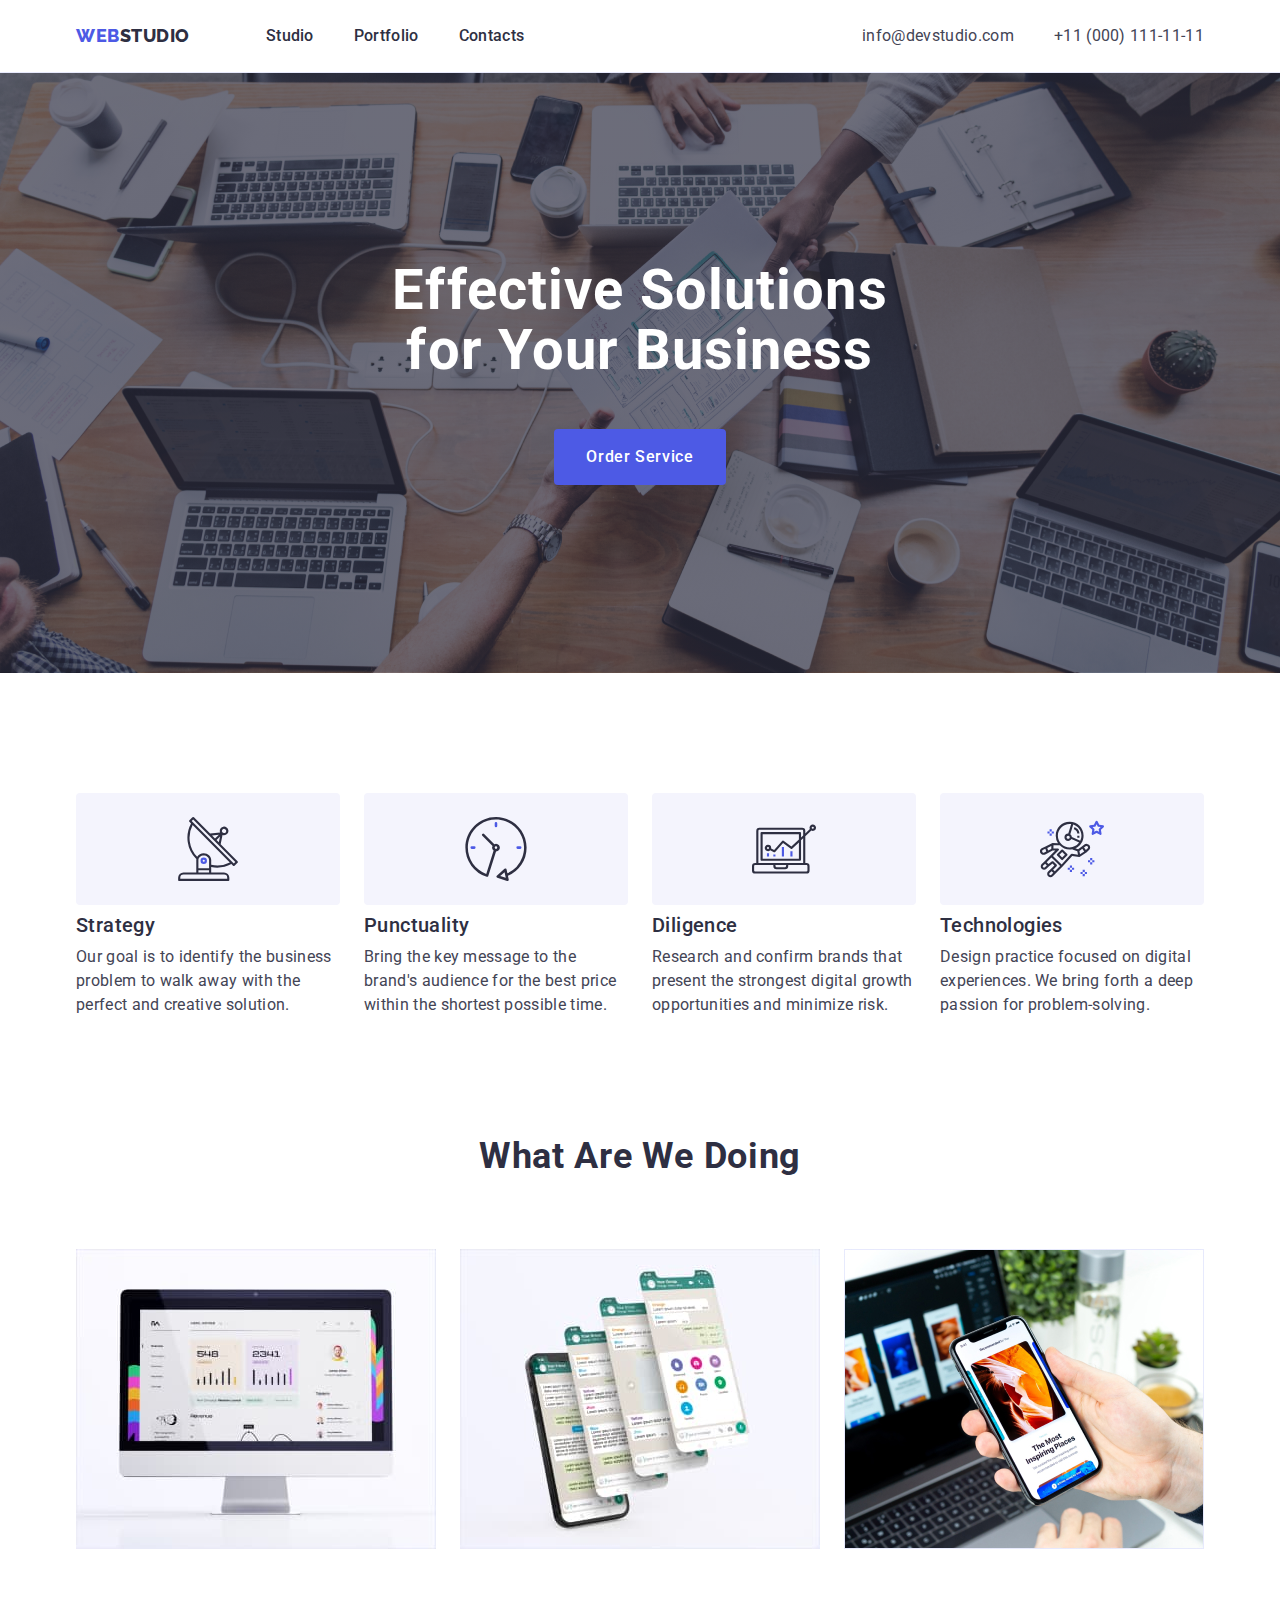
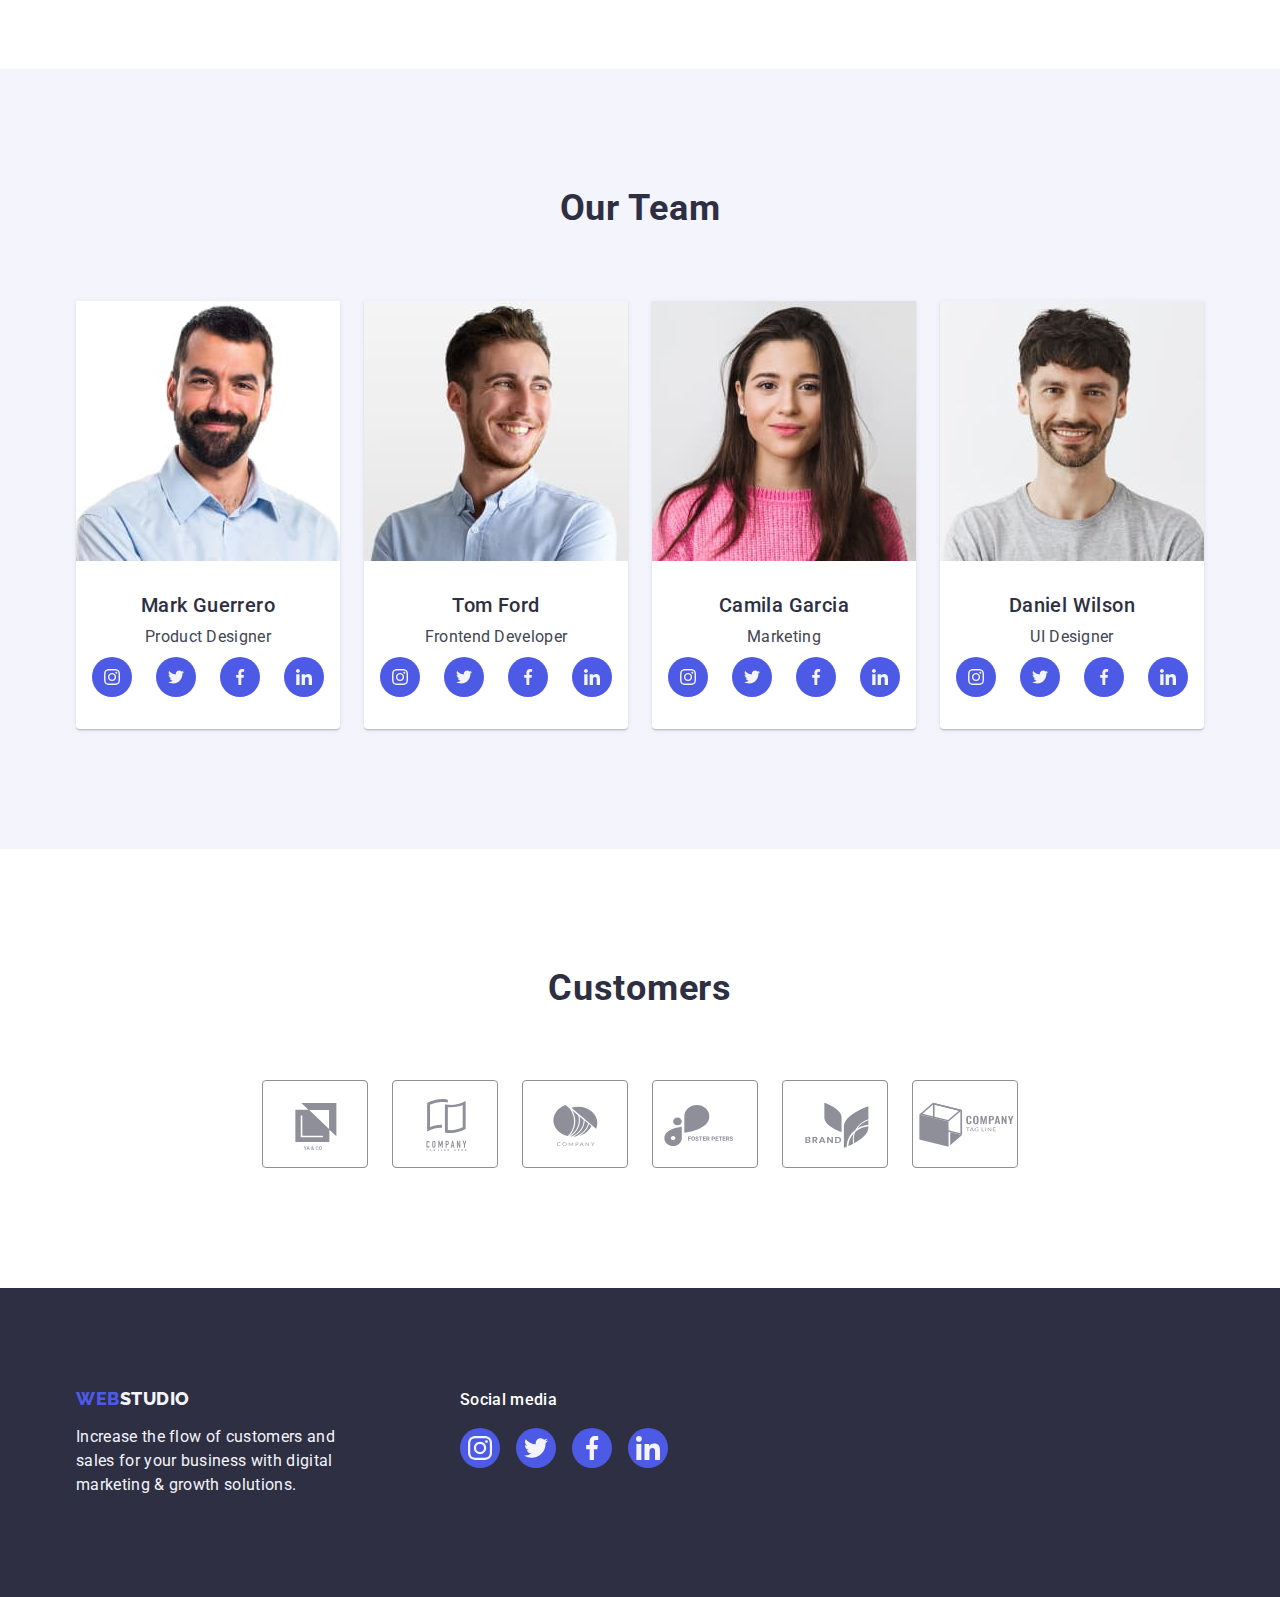
<file: index.html>
<!DOCTYPE html>
<html lang="en">

<head>
    <meta charset="UTF-8">
    <meta http-equiv="X-UA-Compatible" content="IE=edge">
    <meta name="viewport" content="width=device-width, initial-scale=1.0">
    <title>Webstudio</title>
    <!-- font family -->
    <link rel="preconnect" href="https://fonts.googleapis.com">
    <link rel="preconnect" href="https://fonts.gstatic.com" crossorigin>
    <link href="https://fonts.googleapis.com/css2?family=Raleway:wght@800&family=Roboto:wght@400;500;700&display=swap"
        rel="stylesheet">
    <!-- normalize -->
    <link rel="stylesheet"
        href="https://cdnjs.cloudflare.com/ajax/libs/modern-normalize/1.1.0/modern-normalize.min.css">
    <!-- custom styles -->
    <link rel="stylesheet" href="./css/styles.css">
</head>

<body>
    <!--Create heder and add navigation-->
    <header class="header">
        <div class="container header-container">
            <nav class="nav">
                <a class="logo-link link" href="./index.html">Web<span class="logo-web-studio">Studio</span></a>
                <ul class="list header-nav-list">
                    <li class="menu-list">
                        <a class="link menu-link inter" href="./index.html">Studio</a>
                    </li>
                    <li class="menu-list">
                        <a class="link menu-link inter" href="./portfolio.html">Portfolio</a>
                    </li>
                    <li class="menu-list">
                        <a class="link menu-link inter" href="">Contacts</a>
                    </li>
                </ul>
            </nav>
            <address class="address">
                <ul class="list menu-list-address">
                    <li class="menu-list">
                        <a class="address-link link inter address-link-pad"
                            href="mailto:info@devstudio.com">info@devstudio.com</a>
                    </li>
                    <li class="menu-list">
                        <a class="address-link link inter" href="tel:+110001111111">+11 (000) 111-11-11</a>
                    </li>
                </ul>
            </address>
        </div>
    </header>
    <!--create a main -->
    <main>
        <!--Hero-Section-->
        <section class="hero">
            <div class="container container-hero">
                <h1 class="hero-title">Effective Solutions for Your Business</h1>
                <button type="button" class="hero-btn-studio">Order Service</button>
            </div>
        </section>
        <!--Create a section with a list of benefits -->
        <section class="first-sec">
            <div class="container container-first">
                <h2 class="visually-hidden">Our advantages</h2>
                <ul class="list list-first-sec">
                    <li class="first-sec-item">

                        <div class="icon-antena">
                            <svg class="icon-svg" width="64" height="64">
                                <use href="./images/icons.svg#antennasvg"></use>
                            </svg>
                        </div>

                        <h3 class="first-sec-title">Strategy</h3>
                        <p class="first-sec-parag">Our goal is to identify the business
                            problem to walk away with the perfect and creative solution.</p>
                    </li>
                    <li class="first-sec-item">

                        <div class="icon-antena">
                            <svg class="icon-svg" width="64" height="64">
                                <use href="./images/icons.svg#clock"></use>
                            </svg>
                        </div>

                        <h3 class="first-sec-title">Punctuality</h3>
                        <p class="first-sec-parag">Bring the key message to the brand's audience for the best price
                            within the shortest possible time.</p>
                    </li>
                    <li class="first-sec-item">
                        <div class="icon-antena">
                            <svg class="icon-svg" width="64" height="64">
                                <use href="./images/icons.svg#diagram"></use>
                            </svg>
                        </div>

                        <h3 class="first-sec-title">Diligence</h3>
                        <p class="first-sec-parag">Research and confirm brands that present the strongest digital growth
                            opportunities and minimize risk.</p>
                    </li>
                    <li class="first-sec-item">
                        <div class="icon-antena">
                            <svg class="icon-svg" width="64" height="64">
                                <use href="./images/icons.svg#astronaut"></use>
                            </svg>
                        </div>

                        <h3 class="first-sec-title">Technologies</h3>
                        <p class="first-sec-parag">Design practice focused on digital experiences. We bring forth a deep
                            passion for problem-solving.</p>
                    </li>
                </ul>
            </div>
        </section>
        <!--create a section with product of company-->
        <section class="second-section">
            <div class="container container-second">
                <h2 class="second-sec">What are we doing</h2>
                <ul class="list list-second-sec">
                    <li class="second-sec-item">
                        <img src="./images/productimages/monitor.jpg" alt="information on the monitor" width="360"
                            height="300">
                    </li>
                    <li class="second-sec-item">
                        <img src="./images/productimages/screen.jpg" alt="splitting the smartphone screen" width="360"
                            height="300">
                    </li>
                    <li class="second-sec-item">
                        <img src="./images/productimages/laptop.jpg" alt="smartphone and laptop" width="360"
                            height="300">
                    </li>
                </ul>
            </div>
        </section>
        <!--Create section Team, add photo and information -->
        <section class="third-sec">
            <div class="container">
                <h2 class="third-sec-title">Our Team</h2>
                <ul class="list list-third-sec">
                    <li class="list-team">
                        <img src="./images/teamimages/img.jpg" alt="Mark Guerrero" width="264" height="260">
                        <div class="card-text">
                            <h3 class="third-sec-name">Mark Guerrero</h3>
                            <p class="third-sec-desc">Product Designer</p>
                            <ul class="socials list">
                                <li class="socials-item">
                                    <a class="socials-link link" href="" target="_blank" rel="noopener noreferrer"
                                        aria-label="Instagram-icon">
                                        <svg class="socials-icon" width="16" height="16">
                                            <use href="./images/icons.svg#instagram"></use>
                                        </svg>
                                    </a>
                                </li>
                                <li class="socials-item">
                                    <a class="socials-link link" href="" target="_blank" rel="noopener noreferrer"
                                        aria-label="Twitter-icon">
                                        <svg class="socials-icon" width="16" height="16">
                                            <use href="./images/icons.svg#twitter"></use>
                                        </svg>
                                    </a>
                                </li>
                                <li class="socials-item">
                                    <a class="socials-link link" href="" target="_blank" rel="noopener noreferrer"
                                        aria-label="Facebook-icon">
                                        <svg class="socials-icon" width="16" height="16">
                                            <use href="./images/icons.svg#facebook"></use>
                                        </svg>
                                    </a>
                                </li>
                                <li class="socials-item">
                                    <a class="socials-link link" href="" target="_blank" rel="noopener noreferrer"
                                        aria-label="Linkedin-icon">
                                        <svg class="socials-icon" width="16" height="16">
                                            <use href="./images/icons.svg#linkedin"></use>
                                        </svg>
                                    </a>
                                </li>
                            </ul>
                        </div>
                    </li>
                    <li class="list-team">
                        <img src="./images/teamimages/img1.jpg" alt="Tom Ford" width="264" height="260">
                        <div class="card-text">
                            <h3 class="third-sec-name">Tom Ford</h3>
                            <p class="third-sec-desc">Frontend Developer</p>
                            <ul class="socials list">
                                <li class="socials-item">
                                    <a class="socials-link link" href="" target="_blank" rel="noopener noreferrer"
                                        aria-label="Instagram-icon">
                                        <svg class="socials-icon" width="16" height="16">
                                            <use href="./images/icons.svg#instagram"></use>
                                        </svg>
                                    </a>
                                </li>
                                <li class="socials-item">
                                    <a class="socials-link link" href="" target="_blank" rel="noopener noreferrer"
                                        aria-label="Twitter-icon">
                                        <svg class="socials-icon" width="16" height="16">
                                            <use href="./images/icons.svg#twitter"></use>
                                        </svg>
                                    </a>
                                </li>
                                <li class="socials-item">
                                    <a class="socials-link link" href="" target="_blank" rel="noopener noreferrer"
                                        aria-label="Facebook-icon">
                                        <svg class="socials-icon" width="16" height="16">
                                            <use href="./images/icons.svg#facebook"></use>
                                        </svg>
                                    </a>
                                </li>
                                <li class="socials-item">
                                    <a class="socials-link link" href="" target="_blank" rel="noopener noreferrer"
                                        aria-label="Linkedin-icon">
                                        <svg class="socials-icon" width="16" height="16">
                                            <use href="./images/icons.svg#linkedin"></use>
                                        </svg>
                                    </a>
                                </li>
                            </ul>
                        </div>
                    </li>
                    <li class="list-team">
                        <img src="./images/teamimages/img2.jpg" alt="Camila Garcia" width="264" height="260">
                        <div class="card-text">
                            <h3 class="third-sec-name">Camila Garcia</h3>
                            <p class="third-sec-desc">Marketing</p>
                            <ul class="socials list">
                                <li class="socials-item">
                                    <a class="socials-link link" href="" target="_blank" rel="noopener noreferrer"
                                        aria-label="Instagram-icon">
                                        <svg class="socials-icon" width="16" height="16">
                                            <use href="./images/icons.svg#instagram"></use>
                                        </svg>
                                    </a>
                                </li>
                                <li class="socials-item">
                                    <a class="socials-link link" href="" target="_blank" rel="noopener noreferrer"
                                        aria-label="Twitter-icon">
                                        <svg class="socials-icon" width="16" height="16">
                                            <use href="./images/icons.svg#twitter"></use>
                                        </svg>
                                    </a>
                                </li>
                                <li class="socials-item">
                                    <a class="socials-link link" href="" target="_blank" rel="noopener noreferrer"
                                        aria-label="Facebook-icon">
                                        <svg class="socials-icon" width="16" height="16">
                                            <use href="./images/icons.svg#facebook"></use>
                                        </svg>
                                    </a>
                                </li>
                                <li class="socials-item">
                                    <a class="socials-link link" href="" target="_blank" rel="noopener noreferrer"
                                        aria-label="Linkedin-icon">
                                        <svg class="socials-icon" width="16" height="16">
                                            <use href="./images/icons.svg#linkedin"></use>
                                        </svg>
                                    </a>
                                </li>
                            </ul>
                        </div>
                    </li>
                    <li class="list-team">
                        <img src="./images/teamimages/img3.jpg" alt="Daniel Wilson" width="264" height="260">
                        <div class="card-text">
                            <h3 class="third-sec-name">Daniel Wilson</h3>
                            <p class="third-sec-desc">UI Designer</p>
                            <ul class="socials list">
                                <li class="socials-item">
                                    <a class="socials-link link" href="" target="_blank" rel="noopener noreferrer"
                                        aria-label="Instagram-icon">
                                        <svg class="socials-icon" width="16" height="16">
                                            <use href="./images/icons.svg#instagram"></use>
                                        </svg>
                                    </a>
                                </li>
                                <li class="socials-item">
                                    <a class="socials-link link" href="" target="_blank" rel="noopener noreferrer"
                                        aria-label="Twitter-icon">
                                        <svg class="socials-icon" width="16" height="16">
                                            <use href="./images/icons.svg#twitter"></use>
                                        </svg>
                                    </a>
                                </li>
                                <li class="socials-item">
                                    <a class="socials-link link" href="" target="_blank" rel="noopener noreferrer"
                                        aria-label="Facebook-icon">
                                        <svg class="socials-icon" width="16" height="16">
                                            <use href="./images/icons.svg#facebook"></use>
                                        </svg>
                                    </a>
                                </li>
                                <li class="socials-item">
                                    <a class="socials-link link" href="" target="_blank" rel="noopener noreferrer"
                                        aria-label="Linkedin-icon">
                                        <svg class="socials-icon" width="16" height="16">
                                            <use href="./images/icons.svg#linkedin"></use>
                                        </svg>
                                    </a>
                                </li>
                            </ul>
                        </div>
                    </li>
                </ul>
            </div>
        </section>
        <section class="customers">
            <div class="container-customers container">
                <h2 class="customers-title">Customers</h2>
                <ul class="customer-list list">
                    <li class="customers-list-item">
                        <a class="customers-link link" href="" target="_blank" rel="noopener noreferrer"
                            aria-label="Logo-1-icon">
                            <svg class="customers-icon" width="104" height="56">
                                <use href="./images/icons.svg#logo-1"></use>
                            </svg>
                        </a>
                    </li>
                    <li class="customers-list-item">
                        <a class="customers-link link" href="" target="_blank" rel="noopener noreferrer"
                            aria-label="Logo-2-icon">
                            <svg class="customers-icon" width="104" height="56">
                                <use href="./images/icons.svg#logo-2"></use>
                            </svg>
                        </a>
                    </li>
                    <li class="customers-list-item">
                        <a class="customers-link link" href="" target="_blank" rel="noopener noreferrer"
                            aria-label="Logo-3-icon">
                            <svg class="customers-icon" width="104" height="56">
                                <use href="./images/icons.svg#logo-3"></use>
                            </svg>
                        </a>
                    </li>
                    <li class="customers-list-item">
                        <a class="customers-link link" href="" target="_blank" rel="noopener noreferrer"
                            aria-label="Logo-4-icon">
                            <svg class="customers-icon" width="104" height="56">
                                <use href="./images/icons.svg#logo-4"></use>
                            </svg>
                        </a>
                    </li>
                    <li class="customers-list-item">
                        <a class="customers-link link" href="" target="_blank" rel="noopener noreferrer"
                            aria-label="Logo-5-icon">
                            <svg class="customers-icon" width="104" height="56">
                                <use href="./images/icons.svg#logo-5"></use>
                            </svg>
                        </a>
                    </li>
                    <li class="customers-list-item">
                        <a class="customers-link link" href="" target="_blank" rel="noopener noreferrer"
                            aria-label="Logo-6-icon">
                            <svg class="customers-icon" width="104" height="56">
                                <use href="./images/icons.svg#logo-6"></use>
                            </svg>
                        </a>
                    </li>
                </ul>
            </div>
        </section>
    </main>
    <!--Create a footer-->
    <footer class="footer">
        <div class="container footer-container">
            <div class="footer-info">
                <a class="logo-link-footer link" href="./index.html">Web<span
                        class="logo-studio-footer">Studio</span></a>
                <p class="footer-desc">Increase the flow of customers and sales for your business with digital marketing
                    & growth solutions.</p>
            </div>
            <div class="socials-footer">
                <p class="footer-title">Social media</p>
                <ul class="socials socials-footer-list list">
                    <li class="socials-item">
                        <a class="socials-link link footer-socials-link" href="" target="_blank"
                            rel="noopener noreferrer" aria-label="Instagram-icon">
                            <svg class="socials-icon" width="24" height="24">
                                <use href="./images/icons.svg#instagram"></use>
                            </svg>
                        </a>
                    </li>
                    <li class="socials-item">
                        <a class="socials-link link footer-socials-link" href="" target="_blank"
                            rel="noopener noreferrer" aria-label="Twitter-icon">
                            <svg class="socials-icon" width="24" height="24">
                                <use href="./images/icons.svg#twitter"></use>
                            </svg>
                        </a>
                    </li>
                    <li class="socials-item">
                        <a class="socials-link link footer-socials-link" href="" target="_blank"
                            rel="noopener noreferrer" aria-label="Facebook-icon">
                            <svg class="socials-icon" width="24" height="24">
                                <use href="./images/icons.svg#facebook"></use>
                            </svg>
                        </a>
                    </li>
                    <li class="socials-item">
                        <a class="socials-link link footer-socials-link" href="" target="_blank"
                            rel="noopener noreferrer" aria-label="Linkedin-icon">
                            <svg class="socials-icon" width="24" height="24">
                                <use href="./images/icons.svg#linkedin"></use>
                            </svg>
                        </a>
                    </li>
                </ul>
            </div>
        </div>

    </footer>
</body>

</html>
</file>
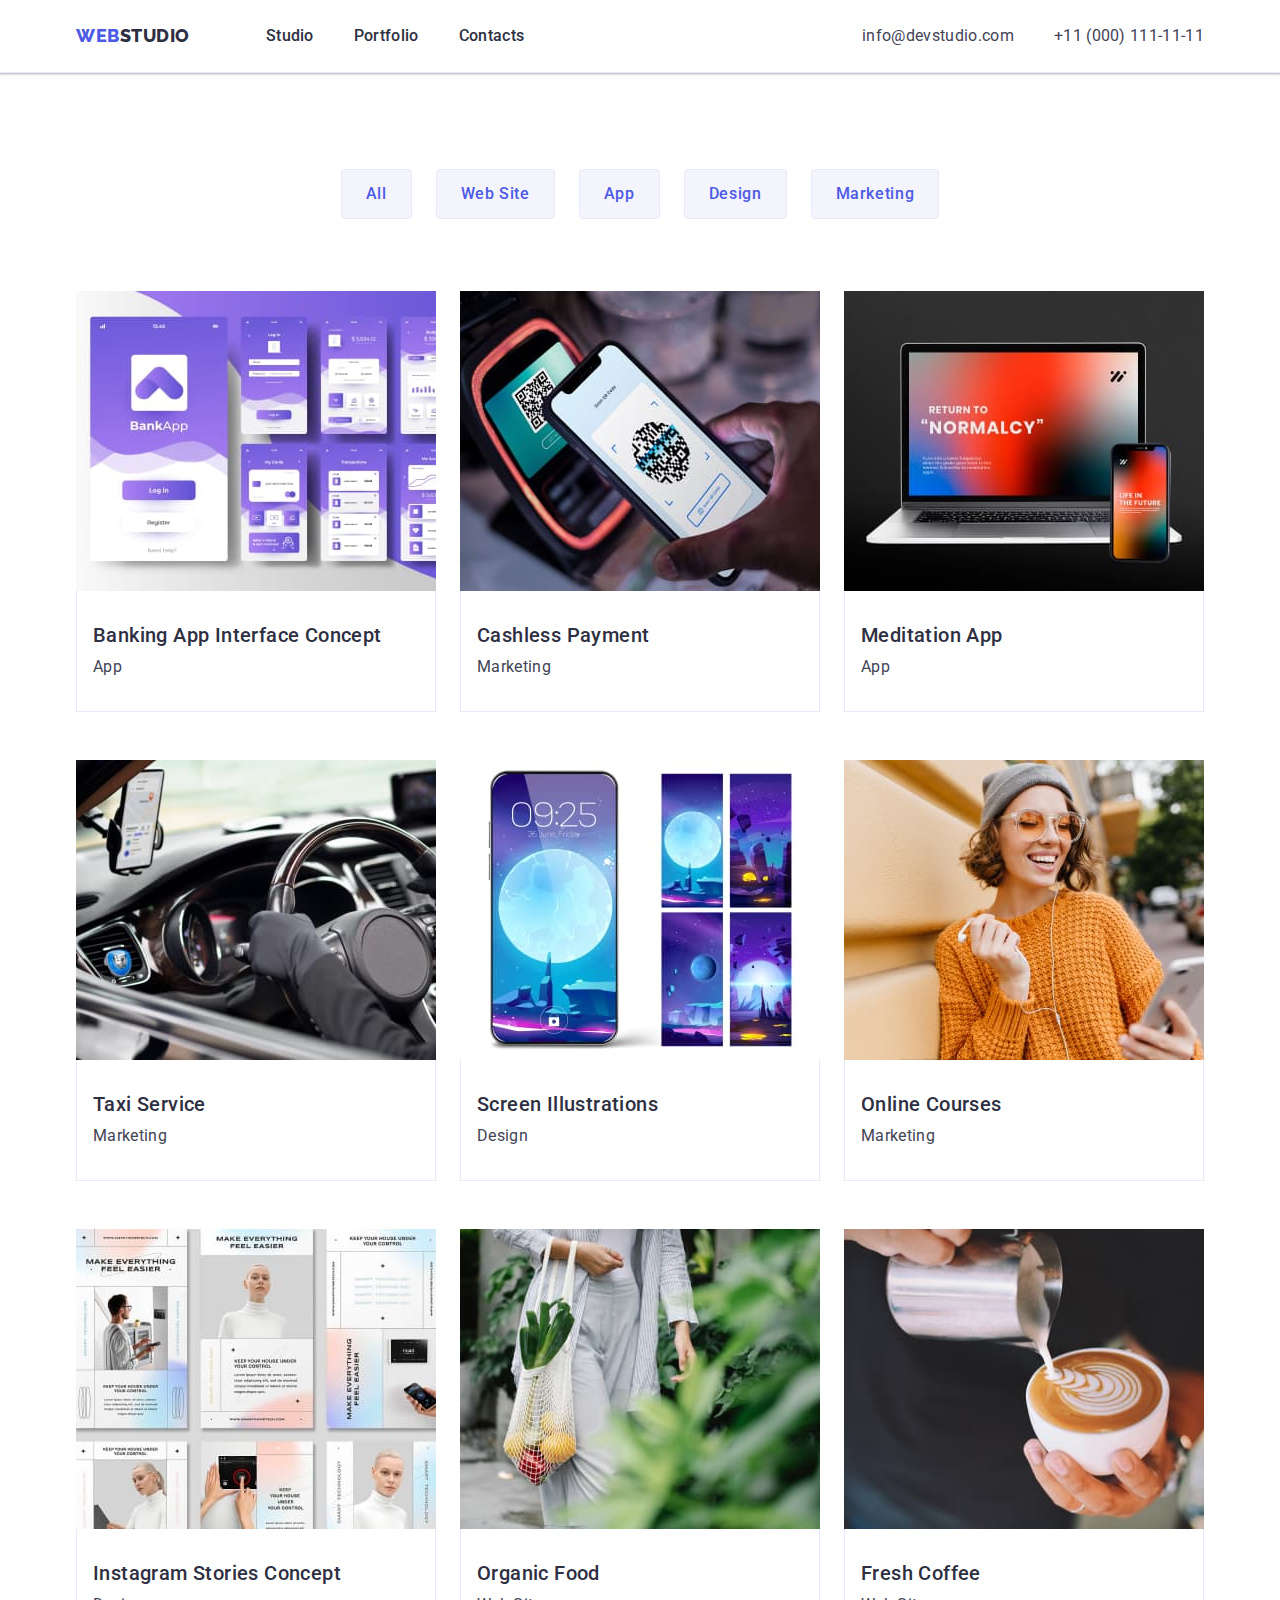
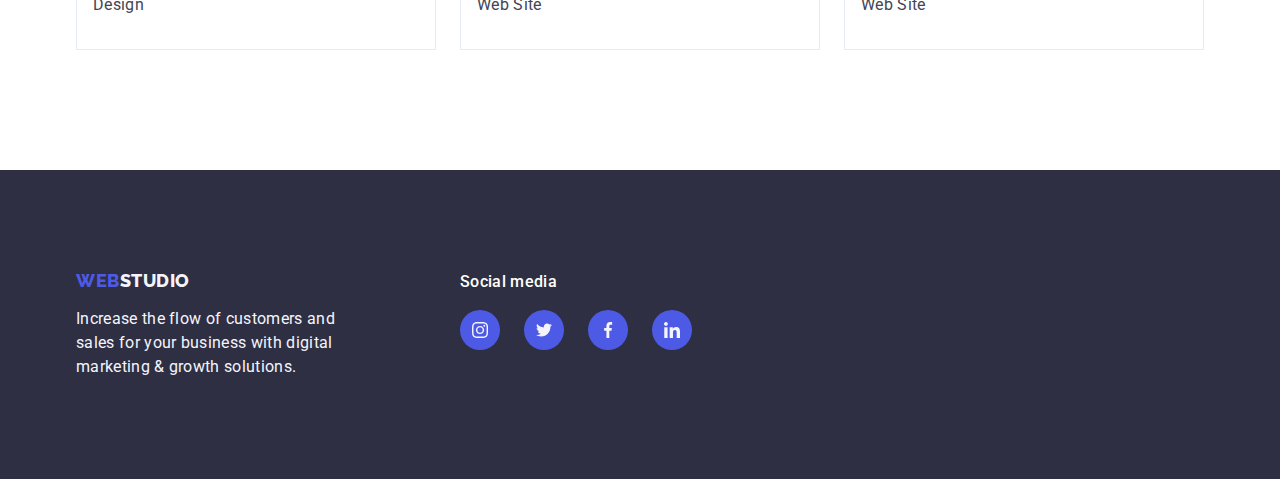
<file: portfolio.html>
<!DOCTYPE html>
<html lang="en">

<head>
    <meta charset="UTF-8">
    <meta http-equiv="X-UA-Compatible" content="IE=edge">
    <meta name="viewport" content="width=device-width, initial-scale=1.0">
    <title>Portfolio</title>
    <!-- Font family -->
    <link rel="preconnect" href="https://fonts.googleapis.com">
    <link rel="preconnect" href="https://fonts.gstatic.com" crossorigin>
    <link href="https://fonts.googleapis.com/css2?family=Raleway:wght@800&family=Roboto:wght@400;500;700&display=swap"
        rel="stylesheet">
    <!-- Normalize -->
    <link rel="stylesheet"
        href="https://cdnjs.cloudflare.com/ajax/libs/modern-normalize/1.1.0/modern-normalize.min.css">
    <!-- Custom styles -->
    <link rel="stylesheet" href="./css/styles.css">
</head>

<body>
    <!-- Header -->
    <header class="header">
        <!-- Navigation -->
        <div class="container header-container">
            <nav class="nav">
                <a class="logo-link link" href="./index.html">Web<span class="logo-web-studio">Studio</span></a>
                <ul class="list header-nav-list">
                    <li class="menu-list">
                        <a class="link menu-link inter" href="./index.html">Studio</a>
                    </li>
                    <li class="menu-list">
                        <a class="link menu-link inter" href="./portfolio.html">Portfolio</a>
                    </li>
                    <li class="menu-list">
                        <a class="link menu-link inter" href="">Contacts</a>
                    </li>
                </ul>
            </nav>
            <!-- ADDRESS LINK -->
            <address class="address">
                <ul class="list menu-list-address">
                    <li class="menu-list">
                        <a class="address-link link inter address-link-pad"
                            href="mailto:info@devstudio.com">info@devstudio.com</a>
                    </li>
                    <li class="menu-list">
                        <a class="address-link link inter" href="tel:+110001111111">+11 (000) 111-11-11</a>
                    </li>
                </ul>
            </address>
        </div>
    </header>
    <main>
        <!-- Section with links to portfolio -->
        <section class="our-works">
            <div class="container">
                <h1 class="visually-hidden">Portfolio</h1>
                <ul class="list btn-nav">
                    <li class="btn-nav-list">
                        <button type="button" class="hero-btn inter btn-portfolio">All</button>
                    </li>
                    <li class="btn-nav-list">
                        <button type="button" class="hero-btn inter btn-portfolio">Web Site</button>
                    </li>
                    <li class="btn-nav-list">
                        <button type="button" class="hero-btn inter btn-portfolio">App</button>
                    </li>
                    <li class="btn-nav-list">
                        <button type="button" class="hero-btn inter btn-portfolio">Design</button>
                    </li>
                    <li class="btn-nav-list">
                        <button type="button" class="hero-btn inter btn-portfolio">Marketing</button>
                    </li>
                </ul>
                <ul class="list works">
                    <li class="items">
                        <a class="link inter work-list-hover" href="./">
                            <img class="img-portfolio" src="./images/portfolio/img.jpg"
                                alt="Banking App Interface Concept">
                            <div class="aplication">
                                <h2 class="portfolio-list-title">Banking App Interface Concept</h2>
                                <p class="portfolio-list-desc">App</p>
                            </div>
                        </a>
                    </li>
                    <li class="items">
                        <a href="./" class="link inter work-list-hover">
                            <img class="img-portfolio" src="./images/portfolio/1.jpg" alt="Payment terminal and phone">
                            <div class="aplication">
                                <h2 class="portfolio-list-title">Cashless Payment</h2>
                                <p class="portfolio-list-desc">Marketing</p>
                            </div>
                        </a>
                    </li>
                    <li class="items">
                        <a href="./" class="link inter work-list-hover">
                            <img class="img-portfolio" src="./images/portfolio/img2.jpg" alt="Laptop and smartphone">
                            <div class="aplication">
                                <h2 class="portfolio-list-title">Meditation App</h2>
                                <p class="portfolio-list-desc">App</p>
                            </div>
                        </a>
                    </li>
                    <li class="items">
                        <a href="./" class="link inter work-list-hover">
                            <img class="img-portfolio" src="./images/portfolio/img3.jpg" alt="Car salon and phone">
                            <div class="aplication">
                                <h2 class="portfolio-list-title">Taxi Service</h2>
                                <p class="portfolio-list-desc">Marketing</p>
                            </div>
                        </a>
                    </li>

                    <li class="items">
                        <a href="./" class="link inter work-list-hover">
                            <img class="img-portfolio" src="./images/portfolio/img4.jpg" alt="smartphone home screen">
                            <div class="aplication">
                                <h2 class="portfolio-list-title">Screen Illustrations</h2>
                                <p class="portfolio-list-desc">Design</p>
                            </div>
                        </a>
                    </li>
                    <li class="items">
                        <a href="./" class="link inter work-list-hover">
                            <img class="img-portfolio" src="./images/portfolio/img5.jpg" alt="A girl who smiles">
                            <div class="aplication">
                                <h2 class="portfolio-list-title">Online Courses</h2>
                                <p class="portfolio-list-desc">Marketing</p>
                            </div>
                        </a>
                    </li>
                    <li class="items">
                        <a href="./" class="link inter work-list-hover">
                            <img class="img-portfolio" src="./images/portfolio/img6.jpg" alt="Instagram stories">
                            <div class="aplication">
                                <h2 class="portfolio-list-title">Instagram Stories Concept</h2>
                                <p class="portfolio-list-desc">Design</p>
                            </div>
                        </a>
                    </li>
                    <li class="items">
                        <a href="./" class="link inter work-list-hover">
                            <img class="img-portfolio" src="./images/portfolio/img7.jpg" alt="Net with vegetables">
                            <div class="aplication">
                                <h2 class="portfolio-list-title">Organic Food</h2>
                                <p class="portfolio-list-desc">Web Site</p>
                            </div>
                        </a>
                    </li>
                    <li class="items">
                        <a href="./" class="link inter work-list-hover">
                            <img class="img-portfolio" src="./images/portfolio/img8.jpg" alt="Cup of cofee">
                            <div class="aplication">
                                <h2 class="portfolio-list-title">Fresh Coffee</h2>
                                <p class="portfolio-list-desc">Web Site</p>
                            </div>
                        </a>
                    </li>
                </ul>
            </div>
        </section>
    </main>
    <!-- Footer -->
    <footer class="footer">
        <div class="container footer-container">
            <div class="footer-info">
                <a class="logo-link-footer link" href="./index.html">Web<span
                        class="logo-studio-footer">Studio</span></a>
                <p class="footer-desc">Increase the flow of customers and sales for your business with digital marketing
                    &
                    growth solutions.</p>
            </div>
            <div class="socials-footer">
                <p class="footer-title">Social media</p>
                <ul class="socials list">
                    <li class="socials-item">
                        <a class="socials-link link footer-socials-link" href="" target="_blank"
                            rel="noopener noreferrer" aria-label="Instagram-icon">
                            <svg class="socials-icon" width="16" height="16">
                                <use href="./images/icons.svg#instagram"></use>
                            </svg>
                        </a>
                    </li>
                    <li class="socials-item">
                        <a class="socials-link link footer-socials-link" href="" target="_blank"
                            rel="noopener noreferrer" aria-label="Twitter-icon">
                            <svg class="socials-icon" width="16" height="16">
                                <use href="./images/icons.svg#twitter"></use>
                            </svg>
                        </a>
                    </li>
                    <li class="socials-item">
                        <a class="socials-link link footer-socials-link" href="" target="_blank"
                            rel="noopener noreferrer" aria-label="Facebook-icon">
                            <svg class="socials-icon" width="16" height="16">
                                <use href="./images/icons.svg#facebook"></use>
                            </svg>
                        </a>
                    </li>
                    <li class="socials-item">
                        <a class="socials-link link footer-socials-link" href="" target="_blank"
                            rel="noopener noreferrer" aria-label="Linkedin-icon">
                            <svg class="socials-icon" width="16" height="16">
                                <use href="./images/icons.svg#linkedin"></use>
                            </svg>
                        </a>
                    </li>
                </ul>
            </div>
        </div>

    </footer>
</body>

</html>
</file>
<file: css/styles.css>
/* Start reset */
h1,
h2,
h3,
h4,
h5,
h6,
p {
    margin: 0;
}

img {
    display: block;
}

.link {
    text-decoration: none;
}

.list {
    list-style: none;
    margin: 0;
    padding: 0;
}

.inter:hover,
.inter:focus {
    color: var(--color-ocean);
}

button {
    cursor: pointer;
}

:root {
    --main-font-family: 'Roboto', sans-serif;
    --second-font-family: 'Raleway', sans-serif;
    --color-iris: #4d5ae5;
    --color-navy-blue: #2e2f42;
    --color-slate: #434455;
    --color-cloud: #f4f4fd;
    --color-white: #ffffff;
    --color-ocean: #404BBF;
    --light-grayish-blue: #e7e9fc;
    --light-slate: #8E8F99;
    --color-green: #31D0AA;
}

/* studio */
body {
    font-family: var(--main-font-family);
    color: var(--color-slate);
    background-color: var(--color-white);
}

/* Header */
.header {
    border-bottom: 1px solid var(--light-grayish-blue);
    box-shadow: 0px 2px 1px rgba(46, 47, 66, 0.08),
        0px 1px 1px rgba(46, 47, 66, 0.16),
        0px 1px 6px rgba(46, 47, 66, 0.08);
}

.header-container {
    display: flex;
    align-items: center;
}

/* Logo studio */
.logo-web-studio {
    color: var(--color-navy-blue);
}

.logo-link {
    margin-right: 76px;

    font-family: var(--second-font-family);
    font-weight: 800;
    font-size: 18px;
    line-height: 1.17;
    letter-spacing: 0.03em;
    text-transform: uppercase;
    color: var(--color-iris);
}

/* Navigation on studio */
.header-nav-list {
    display: flex;
    align-items: center;
}
.nav {
    display: flex;
    align-items: center;
    margin-right: auto;
}

.menu-link {
    display: flex;
    padding: 24px 0;
    font-weight: 500;
    font-size: 16px;
    line-height: 1.5;
    letter-spacing: 0.02em;
    color: var(--color-navy-blue);
}

.menu-list-address {
    display: flex;
    align-items: center;
}

.address {
    font-style: normal;
}

.address-link {
    font-size: 16px;
    line-height: 1.5;
    letter-spacing: 0.02em;
    color: var(--color-slate);
}

.menu-list:not(:last-child) {
    margin-right: 40px;
}

/* Hero */
.hero-title {
    margin-bottom: 48px;
    margin-right: auto;
    margin-left: auto;
    max-width: 496px;

    font-weight: 700;
    font-size: 56px;
    text-align: center;
    line-height: 1.07;
    letter-spacing: 0.02em;
    color: var(--color-white);
}

.hero {
    margin: 0 auto;
    max-width: 1440px;
    padding: 188px 0;
    text-align: center;

    background-image: linear-gradient(rgba(46, 47, 66, 0.7),
            rgba(46, 47, 66, 0.7)),
        url(../images/background/people-office.jpg);
    background-repeat: no-repeat;
    background-position: center;
    background-size: cover;
}
/* Hero BTN */

.hero-btn-studio {
    display: block;
    min-width: 169px;
    height: 56px;
    border: none;
    border-radius: 4px;

    padding: 16px 32px;
    margin-right: auto;
    margin-left: auto;


    font-family: var(--main-font-family);
    font-weight: 500;
    font-size: 16px;
    line-height: 1.5;
    letter-spacing: 0.04em;
    color: var(--color-white);
    background: var(--color-iris);
}

.hero-btn-studio:hover,
.hero-btn-studio:focus {
    background: var(--color-ocean);
}

/* Hidden title */
.visually-hidden {
    position: absolute;
    width: 1px;
    height: 1px;
    margin: -1px;
    border: 0;
    padding: 0;

    white-space: nowrap;
    clip-path: inset(100%);
    clip: rect(0 0 0 0);
    overflow: hidden;
}

.container {
    width: 1158px;
    padding: 0 15px;
    margin: 0 auto;
}

/* Section 1 */
.first-sec {
    padding: 120px 0;

}

.list-first-sec {
    display: flex;
}
.icon-antena {
    display: flex;
    justify-content: center;
    align-items: center;
    height: 112px;
    background-color: var(--color-cloud);
    border-radius: 4px;
    margin-bottom: 8px;
}
.first-sec-title {
    margin-bottom: 8px;

    font-weight: 500;
    font-size: 20px;
    line-height: 1.2;
    letter-spacing: 0.02em;
    color: var(--color-navy-blue);
}

.list-first-sec .first-sec-item {
    width: calc((100% - 72px) / 4);
}

.first-sec-item:not(:last-child) {
    margin-right: 24px;
}

.first-sec-parag {
    font-size: 16px;
    line-height: 1.5;
    letter-spacing: 0.02em;
    color: var(--color-slate);
}

/* Section 2 */
.second-section {
    padding-bottom: 120px;
}

.list-second-sec {
    display: flex;
    align-items: center;
    gap: 24px;
}
.second-sec {
    margin-bottom: 72px;

    font-weight: 700;
    font-size: 36px;
    text-align: center;
    line-height: 1.11;
    letter-spacing: 0.02em;
    text-transform: capitalize;
    color: var(--color-navy-blue);
}

/* Section 3 */
.third-sec {
    padding: 120px 0;

    background: var(--color-cloud);
}

.list-third-sec {
    display: flex;
    align-items: center;
}

.third-sec-title {
    margin-bottom: 72px;

    font-weight: 700;
    font-size: 36px;
    text-align: center;
    line-height: 1.11;
    letter-spacing: 0.02em;
    text-transform: capitalize;
    color: var(--color-navy-blue);
}

.list-team {
    text-align: center;
    box-shadow: 0px 1px 6px rgba(46, 47, 66, 0.08),
    0px 1px 1px rgba(46, 47, 66, 0.16),
    0px 2px 1px rgba(46, 47, 66, 0.08);
    border-radius: 0px 0px 4px 4px;
    background-color: var(--color-white);
}

.list-team:not(:last-child) {
    margin-right: 24px;
}

.third-sec-name {
    margin-bottom: 8px;
    font-weight: 500;
    font-size: 20px;
    line-height: 1.2;
    letter-spacing: 0.02em;
    color: var(--color-navy-blue);
}

.third-sec-desc {
    font-size: 16px;
    line-height: 1.5;
    letter-spacing: 0.02em;
    color: var(--color-slate);
    margin-bottom: 8px;
}

.card-text {
    padding: 32px 0px;
}

/* social icon */
.socials {
    display: flex;
    justify-content: center;
    align-items: center;
    gap: 24px;
}
.socials-link {
    display: flex;
    justify-content: center;
    align-items: center;

    width: 40px;
    height: 40px;

    background-color: var(--color-iris);
    border-radius: 50%;
}

.socials-icon {
    fill: var(--color-cloud);
}

.socials-link:hover,
.socials-link:focus {
    background-color: var(--color-ocean);
}

/* section customers */
.customers {
    padding: 120px 0;
}

.customers-title {
    margin-bottom: 72px;

    font-weight: 700;
    font-size: 36px;
    text-align: center;
    line-height: 1.1;
    letter-spacing: 0.02em;
    text-transform: capitalize;
    color: var(--color-navy-blue);
}

.customer-list {
    display: flex;
    justify-content: center;
    align-items: center;
    gap: 24px;
}

.customers-list-item {
    width: calc((100%-5*24)/6);
    height: 88px;
}

.customers-link {
    display: flex;
    justify-content: center;
    align-items: center;
    color: var(--light-slate);

    width: 100%;
    height: 100%;

    border: 1px solid var(--light-slate);
    border-radius: 4px;
}

.customers-link:hover,
.customers-link:focus {
    border-color: var(--color-ocean);
    color: var(--color-ocean);
}

.customers-icon {

    fill: currentColor;
}

.customers-link:hover .customers-icon,
.customers-link:focus .customers-icon {
    fill: var(--color-ocean);
}


/* Footer */
.footer-container {
    display: flex;
    align-items: baseline;
}

.footer {
    padding: 100px 0;
    background: var(--color-navy-blue);
}

.socials-footer {
    display: block;
    justify-content: center;
}

.socials-footer-list {
    gap: 16px;
}


.logo-link-footer {
    display: inline-block;
    margin-bottom: 16px;


    font-family: var(--second-font-family);
    font-weight: 800;
    font-size: 18px;
    line-height: 1.17;
    letter-spacing: 0.03em;
    text-transform: uppercase;
    color: var(--color-iris);
}

.logo-studio-footer {
    color: var(--color-cloud);
}

/* footer-info */
.footer-info {
    margin-right: 120px;
}

.footer-socials-link:hover,
.footer-socials-link:focus {
    background-color: var(--color-green);
}

.footer-title {
    margin-bottom: 16px;

    font-family: var(--main-font-family);
    font-weight: 500;
    font-size: 16px;
    line-height: 24px;
    letter-spacing: 0.02em;
    color: var(--color-white);
}


/* PORTFOLIO */
.hero-btn {
    font-family: var(--main-font-family);
    font-weight: 500;
    font-size: 16px;
    line-height: 1.5;
    letter-spacing: 0.04em;
    color: var(--color-iris);
    background: var(--color-cloud);
}

.hero-btn:hover,
.hero-btn:focus {
    color: var(--color-white);
    background: var(--color-ocean);
}

.btn-nav {
    display: flex;
    justify-content: center;
    margin-bottom: 72px;
}

.btn-nav-list:not(:last-child) {
    margin-right: 24px;
}

.btn-portfolio {
    display: inline-block;
    padding: 12px 24px;
    border: none;
    border-radius: 4px;
    min-width: 69px;
    border: 1px solid var(--light-grayish-blue);

    text-align: center;
    font-family: inherit;
    flex-direction: row;
    font-weight: 500;
    font-size: 16px;
    line-height: 1.5;
    letter-spacing: 0.04em;
}

.btn-portfolio:hover,
.btn-portfolio:focus {
    box-shadow: 0px 3px 1px rgba(0, 0, 0, 0.1),
        0px 2px 1px rgba(0, 0, 0, 0.08),
        0px 2px 2px rgba(0, 0, 0, 0.12);

    border: 1px solid transparent;
}

/* Section with cards */
.our-works {
    padding: 96px 0 120px;
}

.works {
    display: flex;
    flex-wrap: wrap;
    column-gap: 24px;
    row-gap: 48px;
}

.items:nth-child(3n) {
    margin-right: 0;
}

.items:nth-last-child(-n + 3) {
    margin-bottom: 0;
}

.work-list-hover {
    display: block;
}

.work-list-hover:hover, 
.work-list-hover:focus {
    box-shadow: 0px 1px 6px rgba(46, 47, 66, 0.08),
        0px 1px 1px rgba(46, 47, 66, 0.16),
        0px 2px 1px rgba(46, 47, 66, 0.08);
}

/* Container with application names and application categories */
.aplication {
    padding: 32px 16px;
    border: 1px solid var(--light-grayish-blue);
    border-top: none;

}

.img-portfolio {
    display: block;
    max-width: 100%;
    height: auto;
}

.portfolio-list-title {
    margin-bottom: 8px;

    font-weight: 500;
    font-size: 20px;
    line-height: 1.2;
    letter-spacing: 0.02em;
    color: var(--color-navy-blue);
}

.portfolio-list-desc {
    font-size: 16px;
    line-height: 1.5;
    letter-spacing: 0.02em;
    color: var(--color-slate);
}

.works .items {
    width: calc((100% - 48px) / 3);
}

/* Footer portfolio */

.footer-desc {
    font-size: 16px;
    line-height: 1.5;
    letter-spacing: 0.02em;
    color: var(--color-cloud);

    width: 264px
}
</file>
